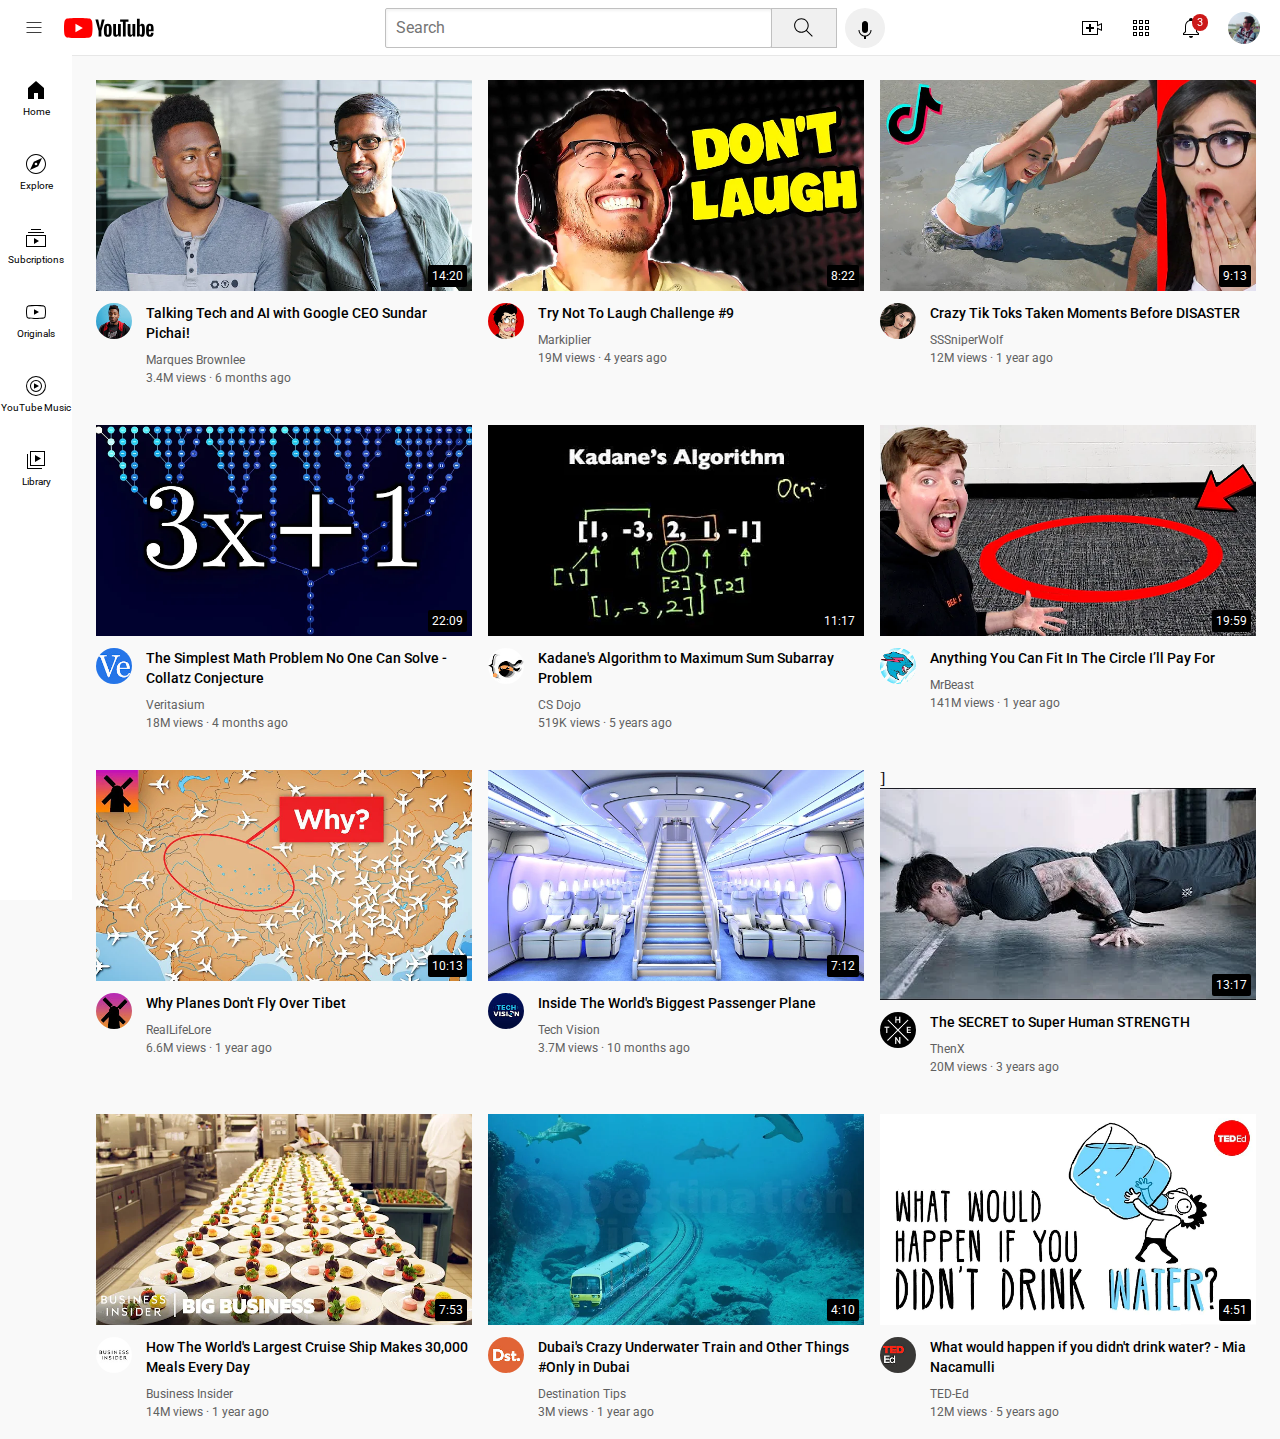
<file: index.html>
<!DOCTYPE html>
<html lang="en">

<head>

<title>Youtube</title>

<link rel="preconnect" href="https://fonts.googleapis.com">
<link rel="preconnect" href="https://fonts.gstatic.com" crossorigin>
<link href="https://fonts.googleapis.com/css2?family=Montserrat:ital,wght@0,100..900;1,100..900&family=Roboto:ital,wght@0,100;0,300;0,400;0,500;0,700;0,900;1,100;1,300;1,400;1,500;1,700;1,900&display=swap" rel="stylesheet">

<link rel="stylesheet" href="Styles/general.css">
<link rel="stylesheet" href="Styles/header.css">
<link rel="stylesheet" href="Styles/video.css">
<link rel="stylesheet" href="Styles/sidebar.css">

</head>


<body>
    
<div class="header">
    <div class="left-section">
        <img class="hamburger-menu" src="icons/hamburger-menu.svg">
        <img class="youtube-logo" src="icons/youtube-logo.svg">

    </div>
    <div class="middle-section">
        <input class="search-bar" type="text" placeholder="Search">
        <button class="search-button" >
            <img class="search-icon" src="icons/search.svg">
            <div class="tooltip">Search</div>
        </button>
        <button class ="voice-search-button">
            <img class="voice-search-icon" src="icons/voice-search-icon.svg">
            <div class="tooltip">Search with your voice</div>
        </button>
    </div>
    <div class="right-section">
        <div class="upload-icon-container">
            <img class="upload-icon" src="icons/upload.svg">
            <div class="tooltip">Create</div>
        </div>
        <div class="youtube-apps-container">
            <img class="youtube-apps-icon" src="icons/youtube-apps.svg">
            <div class="tooltip">YouTube apps</div>
        </div>
        <div class="notifications-icon-container">
            <img class="notifications-icon" src="icons/notifications.svg">
            <div class="notifications-count">3</div>
            <div class="tooltip">Notifications</div>
        </div>
        <img class="current-user-picture" src="channnel-pictures/channel-me.jpg">
    </div>
    
</div>

<div class="sidebar">
    <div class="sidebar-link">
        <img src="icons/home.svg">
        <div>Home</div>
    </div>
    <div class="sidebar-link">
        <img src="icons/explore.svg">
        <div>Explore</div>
    </div>
    <div class="sidebar-link">
        <img src="icons/subscriptions.svg">
        <div>Subcriptions</div>
    </div>
    <div class="sidebar-link">
        <img src="icons/originals.svg">
        <div>Originals</div>
    </div>
    <div class="sidebar-link">
        <img src="icons/youtube-music.svg">
        <div>YouTube Music</div>
    </div>
    <div class="sidebar-link">
        <img src="icons/library.svg">
        <div>Library</div>
    </div>
</div>

<div class="video-grid">

    <div class="video-preview">

        <div class="thumbnail-row">
            <a href="https://youtu.be/n2RNcPRtAiY?si=exKwpKOEtfmfMNhh">
                <img class="thumbnail" src="thumbnails/thumbnail-1.webp">
            </a>
            <div class="video-time">14:20</div>
        </div>
        
       
        <div class="video-info-grid">
    
            
            <div class="channel-picture">
            <a href="https://www.youtube.com/@mkbhd">
                <img class="profile-picture" src="channnel-pictures/channel-1.jpeg" >
            </a>
            </div>
            
    
            <div class="video-info">
            
                <a href="https://youtu.be/n2RNcPRtAiY?si=exKwpKOEtfmfMNhh">
                <p class="video-title">
                    Talking Tech and AI with Google CEO Sundar Pichai!
                </p>
                </a>
                    
                <a href="https://www.youtube.com/@mkbhd">
                    <p class="video-author">
                        Marques Brownlee
                    </p>
                </a>
                
                <p class="video-stats">
                    3.4M views &#183; 6 months ago
                </p> 
            </div>
        </div>
    
        
    
    
    </div>
    
    <div class="video-preview">
    
        <div class="thumbnail-row">
            <a href="https://www.youtube.com/watch?v=mP0RAo9SKZk&lc=Ugx5DHIT3WxWiWj1lk94AaABAg">
                <img class="thumbnail" src="thumbnails/thumbnail-2.webp">
            </a>
            <div class="video-time">8:22</div>
        </div>
       
        <div class="video-info-grid">
    
            <div class="channel-picture">
                <a href="https://www.youtube.com/@markiplier">
                    <img class="profile-picture" src="channnel-pictures/channel-2.jpeg" >
                </a>
            </div>
    
            <div class="video-info">
            
                <a href="https://www.youtube.com/watch?v=mP0RAo9SKZk&lc=Ugx5DHIT3WxWiWj1lk94AaABAg">
                    <p class="video-title">
                        Try Not To Laugh Challenge &#35;9
                    </p>
                </a>   
                    
                <a href="https://www.youtube.com/@markiplier">
                   <p class="video-author">
                        Markiplier
                    </p>
                </a>
                
                <p class="video-stats">
                    19M views &#183; 4 years ago
                </p> 
            </div>
        </div>
    
        
    
    
    </div>
    
    <div class="video-preview">
    
        <div class="thumbnail-row">
            <a href="https://www.youtube.com/watch?v=FgjPQQeTh1w">
                <img class="thumbnail" src="thumbnails/thumbnail-3.webp">
            </a>
            <div class="video-time">9:13</div>
        </div>
       
        <div class="video-info-grid">
    
            <div class="channel-picture">
                <a href="https://www.youtube.com/user/SSSniperWolf">
                    <img class="profile-picture" src="channnel-pictures/channel-3.jpeg" >
                </a>    

            </div>
    
            <div class="video-info">
            
                <a href="https://www.youtube.com/watch?v=FgjPQQeTh1w">
                    <p class="video-title">
                        Crazy Tik Toks Taken Moments Before DISASTER
                    </p>
                </a>
                    
                <a href="https://www.youtube.com/user/SSSniperWolf">
                    <p class="video-author">
                        SSSniperWolf
                    </p>
                </a>
                
                <p class="video-stats">
                    12M views &#183; 1 year ago
                </p> 
            </div>
        </div>
    
        
    
    
    </div>
    
    <div class="video-preview">
    
        <div class="thumbnail-row">
            <a href="https://www.youtube.com/watch?v=094y1Z2wpJg">
                <img class="thumbnail" src="thumbnails/thumbnail-4.webp">
            </a>
            <div class="video-time">22:09</div>
        </div>
       
        <div class="video-info-grid">
    
            <div class="channel-picture">
                <a href="https://www.youtube.com/c/veritasium">
                    <img class="profile-picture" src="channnel-pictures/channel-4.jpeg" >
                </a>
            </div>
    
            <div class="video-info">
            
                <a href="https://www.youtube.com/watch?v=094y1Z2wpJg">
                    <p class="video-title">
                        The Simplest Math Problem No One Can Solve &#8209; Collatz Conjecture
                    </p>
                </a>
                    
                <a href="https://www.youtube.com/c/veritasium">
                    <p class="video-author">
                        Veritasium
                    </p>
                </a>
                
                <p class="video-stats">
                    18M views &#183; 4 months ago
                </p> 
            </div>
        </div>
    
        
    
    
    </div>
    
    <div class="video-preview">
    
        <div class="thumbnail-row">
            <a href="https://www.youtube.com/watch?v=86CQq3pKSUw">
                <img class="thumbnail" src="thumbnails/thumbnail-5.webp">
            </a>
            <div class="video-time">11:17</div>
        </div>
       
        <div class="video-info-grid">
    
            <div class="channel-picture">
                <a href="https://www.youtube.com/c/CSDojo">
                    <img class="profile-picture" src="channnel-pictures/channel-5.jpeg" >
                </a>
            </div>
    
            <div class="video-info">
            
                <a href="https://www.youtube.com/watch?v=86CQq3pKSUw">
                    <p class="video-title">
                        Kadane's Algorithm to Maximum Sum Subarray Problem
                    </p>
                </a>
                    
                <a href="https://www.youtube.com/c/CSDojo">
                    <p class="video-author">
                        CS Dojo
                    </p>
                </a>
                
                <p class="video-stats">
                    519K views &#183; 5 years ago
                </p> 
            </div>
        </div>
    
        
    
    
    </div>
    
    <div class="video-preview">
    
        <div class="thumbnail-row">
            <a href="https://www.youtube.com/watch?v=yXWw0_UfSFg">
                <img class="thumbnail" src="thumbnails/thumbnail-6.webp">
            </a>
            <div class="video-time">19:59</div>
        </div>
       
        <div class="video-info-grid">
    
            <div class="channel-picture">
                <a href="https://www.youtube.com/channel/UCX6OQ3DkcsbYNE6H8uQQuVA">
                    <img class="profile-picture" src="channnel-pictures/channel-6.jpeg" >
                </a>
            </div>
    
            <div class="video-info">
            
                <a href="https://www.youtube.com/watch?v=yXWw0_UfSFg">
                    <p class="video-title">
                        Anything You Can Fit In The Circle I&#8217;ll Pay For
                    </p>
                </a>
                    
                <a href="https://www.youtube.com/channel/UCX6OQ3DkcsbYNE6H8uQQuVA">
                    <p class="video-author">
                        MrBeast
                    </p>
                </a>
                
                <p class="video-stats">
                    141M views &#183; 1 year ago
                </p> 
            </div>
        </div>
    
        
    
    
    </div>

    <div class="video-preview">
    
        <div class="thumbnail-row">
            <a href="https://www.youtube.com/watch?v=fNVa1qMbF9Y">
                <img class="thumbnail" src="thumbnails/thumbnail-7.webp">
            </a>
            <div class="video-time">10:13</div>
        </div>
       
        <div class="video-info-grid">
    
            <div class="channel-picture">
                <a href="https://www.youtube.com/channel/UCP5tjEmvPItGyLhmjdwP7Ww">
                    <img class="profile-picture" src="channnel-pictures/channel-7.jpeg" >
                </a>
            </div>
    
            <div class="video-info">
            
                <a href="https://www.youtube.com/watch?v=fNVa1qMbF9Y">
                    <p class="video-title">
                        Why Planes Don't Fly Over Tibet
                    </p>
                </a>
                    
                <a href="https://www.youtube.com/channel/UCP5tjEmvPItGyLhmjdwP7Ww">
                    <p class="video-author">
                        RealLifeLore
                    </p>
                </a>
                
                
                <p class="video-stats">
                    6.6M views &#183; 1 year ago
                </p> 
            </div>
        </div>
    
        
    
    
    </div>

    <div class="video-preview">
    
        <div class="thumbnail-row">
            <a href="https://www.youtube.com/watch?v=lFm4EM1juls">
                <img class="thumbnail" src="thumbnails/thumbnail-8.webp">
            </a>
            <div class="video-time">7:12</div>
        </div>
       
        <div class="video-info-grid">
    
            <div class="channel-picture">
                <a href="https://www.youtube.com/channel/UCHAK6CyegY22Zj2GWrcaIxg">
                    <img class="profile-picture" src="channnel-pictures/channel-8.jpeg" >
                </a>
            </div>
    
            <div class="video-info">
            
                <a href="https://www.youtube.com/watch?v=lFm4EM1juls">
                    <p class="video-title">
                        Inside The World's Biggest Passenger Plane
                    </p>
                </a>
                    
                <a href="https://www.youtube.com/channel/UCHAK6CyegY22Zj2GWrcaIxg">
                    <p class="video-author">
                        Tech Vision
                    </p>
                </a>
                
                <p class="video-stats">
                    3.7M views &#183; 10 months ago
                </p> 
            </div>
        </div>
    
        
    
    
    </div>

    <div class="video-preview">
    
        <div class="thumbnail-row">
            <a href="https://www.youtube.com/watch?v=ixmxOlcrlUc">]
                <img class="thumbnail" src="thumbnails/thumbnail-9.webp">
            </a>
            <div class="video-time">13:17</div>
        </div>
       
        <div class="video-info-grid">
    
            <div class="channel-picture">
                <a href="https://www.youtube.com/c/OFFICIALTHENXSTUDIOS">
                    <img class="profile-picture" src="channnel-pictures/channel-9.jpeg" >
                </a>
            </div>
    
            <div class="video-info">
            
                <a href="https://www.youtube.com/watch?v=ixmxOlcrlUc">
                    <p class="video-title">
                        The SECRET to Super Human STRENGTH
                    </p>
                </a>
                    
                <a href="https://www.youtube.com/c/OFFICIALTHENXSTUDIOS">
                    <p class="video-author">
                        ThenX
                    </p>
                </a>
                
                <p class="video-stats">
                    20M views &#183; 3 years ago
                </p> 
            </div>
        </div>
    
        
    
    
    </div>

    <div class="video-preview">
    
        <div class="thumbnail-row">
            <a href="https://www.youtube.com/watch?v=R2vXbFp5C9o">
                <img class="thumbnail" src="thumbnails/thumbnail-10.webp">
            </a>
            <div class="video-time">7:53</div>
        </div>
       
        <div class="video-info-grid">
    
            <div class="channel-picture">
                <a href="https://www.youtube.com/user/businessinsider">
                    <img class="profile-picture" src="channnel-pictures/channel-10.jpeg" >
                </a>
            </div>
    
            <div class="video-info">
            
                <a href="https://www.youtube.com/watch?v=R2vXbFp5C9o">
                    <p class="video-title">
                        How The World's Largest Cruise Ship Makes 30,000 Meals Every Day
                    </p>
                </a>
                    
                <a href="https://www.youtube.com/user/businessinsider">
                    <p class="video-author">
                        Business Insider
                    </p>
                </a>
                
                <p class="video-stats">
                    14M views &#183; 1 year ago
                </p> 
            </div>
        </div>
    
        
    
    
    </div>

    <div class="video-preview">
    
        <div class="thumbnail-row">
            <a href="https://www.youtube.com/watch?v=0nZuYyXET3s">
                <img class="thumbnail" src="thumbnails/thumbnail-11.webp">
            </a>
            <div class="video-time">4:10</div>
        </div>
       
        <div class="video-info-grid">
    
            <div class="channel-picture">
                <a href="https://www.youtube.com/c/Destinationtips">
                    <img class="profile-picture" src="channnel-pictures/channel-11.jpeg" >
                </a>
            </div>
    
            <div class="video-info">
            
                <a href="https://www.youtube.com/watch?v=0nZuYyXET3s">
                    <p class="video-title">
                        Dubai's Crazy Underwater Train and Other Things #Only in Dubai
                    </p>
                </a>
                    
                <a href="https://www.youtube.com/c/Destinationtips">
                    <p class="video-author">
                        Destination Tips
                    </p>
                </a>
                
                <p class="video-stats">
                    3M views &#183; 1 year ago
                </p> 
            </div>
        </div>
    
        
    
    
    </div>

    <div class="video-preview">
    
        <div class="thumbnail-row">
            <a href="https://www.youtube.com/watch?v=9iMGFqMmUFs">
                <img class="thumbnail" src="thumbnails/thumbnail-12.webp">
            </a>
            <div class="video-time">4:51</div>
        </div>
       
        <div class="video-info-grid">
    
            <div class="channel-picture">
                <a href="https://www.youtube.com/teded">
                    <img class="profile-picture" src="channnel-pictures/channel-12.jpeg" >
                </a>
            </div>
    
            <div class="video-info">
            
                <a href="https://www.youtube.com/watch?v=9iMGFqMmUFs">
                    <p class="video-title">
                        What would happen if you didn&#39;t drink water? - Mia Nacamulli
                    </p>
                </a>
                    
                <a href="https://www.youtube.com/teded">
                    <p class="video-author">
                        TED-Ed
                    </p>
                </a>
                
                <p class="video-stats">
                    12M views &#183; 5 years ago
                </p> 
            </div>
        </div>
    
        
    
    
    </div>

</div>


</body>


</html>
</file>
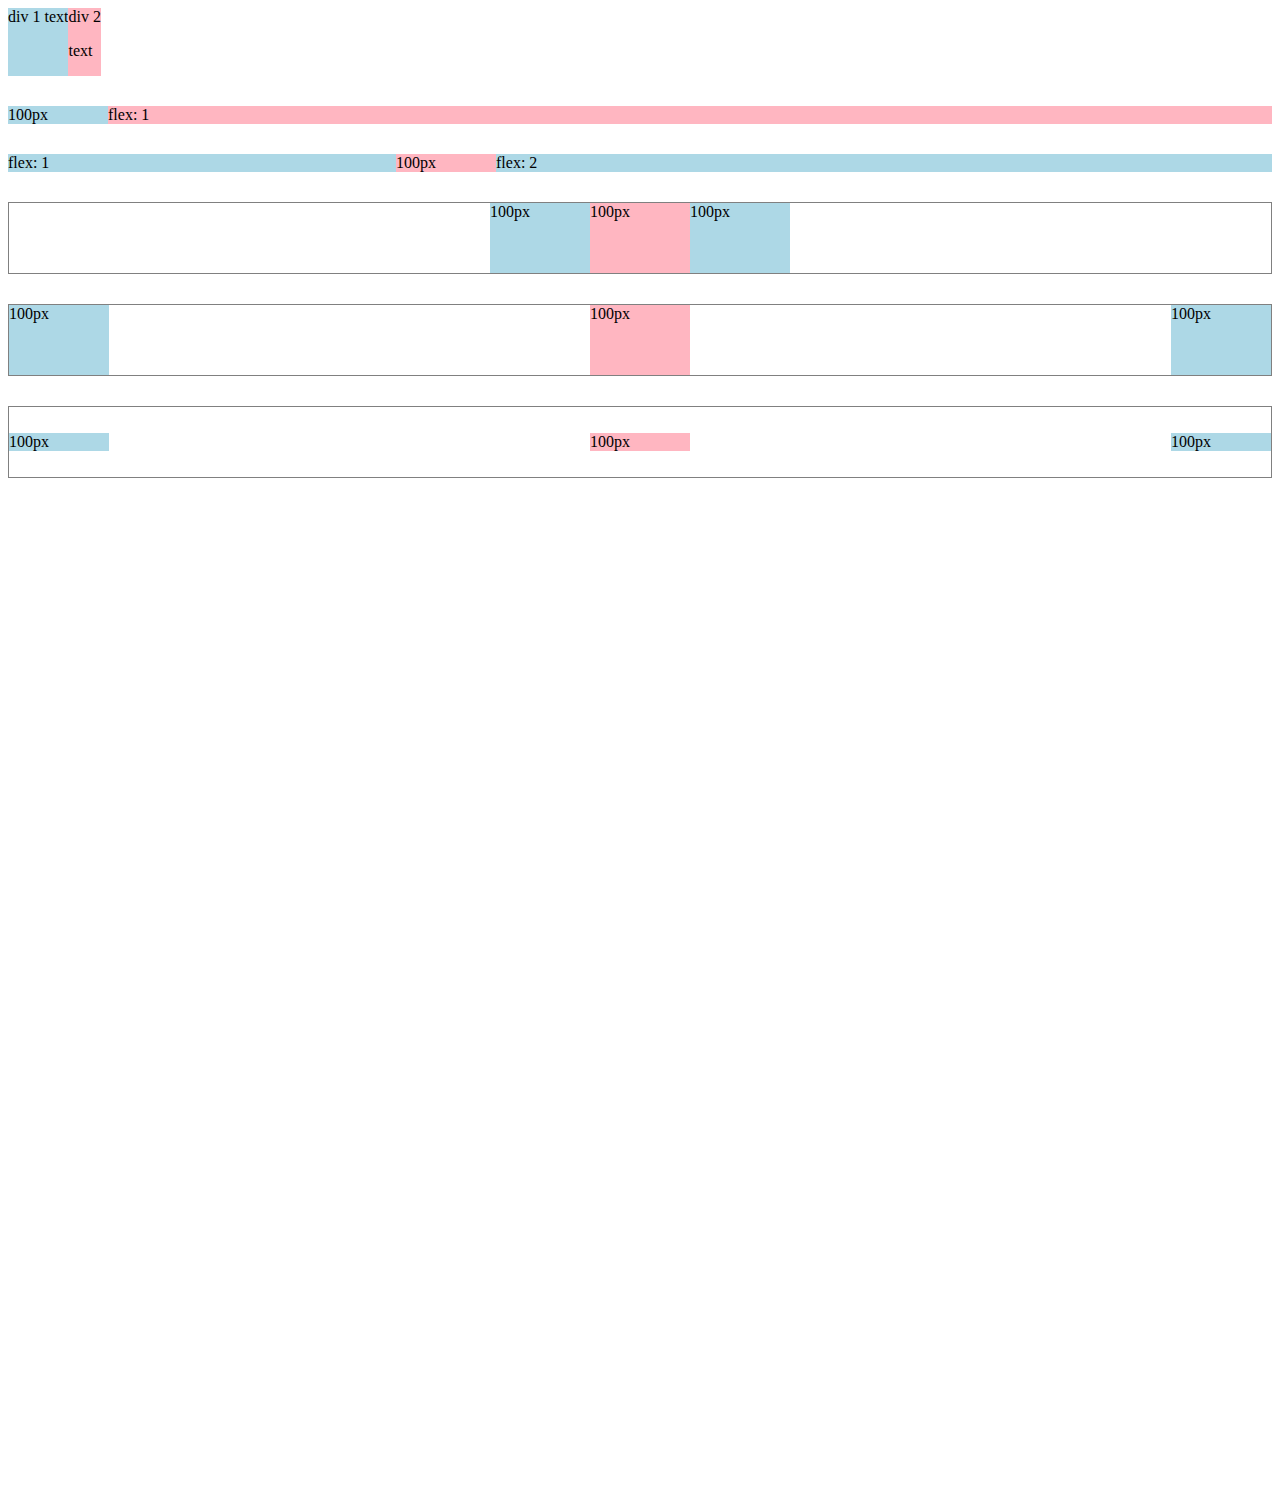
<file: flexBoxPractice.html>
<!DOCTYPE html>
<html lang="en">
<head>
    <title>Flexbox Practice</title>
</head>
<body style="padding-bottom: 1000px;">
    
    <div style="
        display: flex;
        flex-direction: row;
        
        ">
            <div style="background-color: lightblue;">div 1 text</div>
            <div style="background-color: lightpink;">div 2 <p>text</p></div>

    </div>

    <div style="
    display: flex;
    flex-direction: row;
    margin-top: 30px;
    
    ">
        <div style="background-color: lightblue;
            width: 100px;
        ">100px</div>
        <div style="background-color: lightpink;
        flex: 1;
    ">flex: 1</div>
    </div>

    <div style="
    display: flex;
    flex-direction: row;
    margin-top: 30px;
    
    ">
        
        <div style="background-color: lightblue;
        flex: 1;
        ">flex: 1</div>
        <div style="background-color: lightpink;
        width: 100px;
        ">100px</div>
        <div style="background-color: lightblue;
        flex: 2;
        ">flex: 2</div>
    </div>

    <div style="
    display: flex;
    flex-direction: row;
    margin-top: 30px;
    height: 70px;
    border-style: solid;
    border-width: 1px;
    border-color: gray;
    justify-content: center;

    
    ">
        
        <div style="background-color: lightblue;
        width: 100px;;
        ">100px</div>
        <div style="background-color: lightpink;
        width: 100px;
        ">100px</div>
        <div style="background-color: lightblue;
        width: 100px;
        ">100px</div>
    </div>

    <div style="
    display: flex;
    flex-direction: row;
    margin-top: 30px;
    height: 70px;
    border-style: solid;
    border-width: 1px;
    border-color: gray;
    justify-content: space-between;

    
    ">
        
        <div style="background-color: lightblue;
        width: 100px;;
        ">100px</div>
        <div style="background-color: lightpink;
        width: 100px;
        ">100px</div>
        <div style="background-color: lightblue;
        width: 100px;
        ">100px</div>
    </div>

    <div style="
    display: flex;
    flex-direction: row;
    margin-top: 30px;
    height: 70px;
    border-style: solid;
    border-width: 1px;
    border-color: gray;
    justify-content: space-between;
    align-items: center;

    
    ">
        
        <div style="background-color: lightblue;
        width: 100px;;
        ">100px</div>
        <div style="background-color: lightpink;
        width: 100px;
        ">100px</div>
        <div style="background-color: lightblue;
        width: 100px;
        ">100px</div>
    </div>


</body>
</html>
</file>
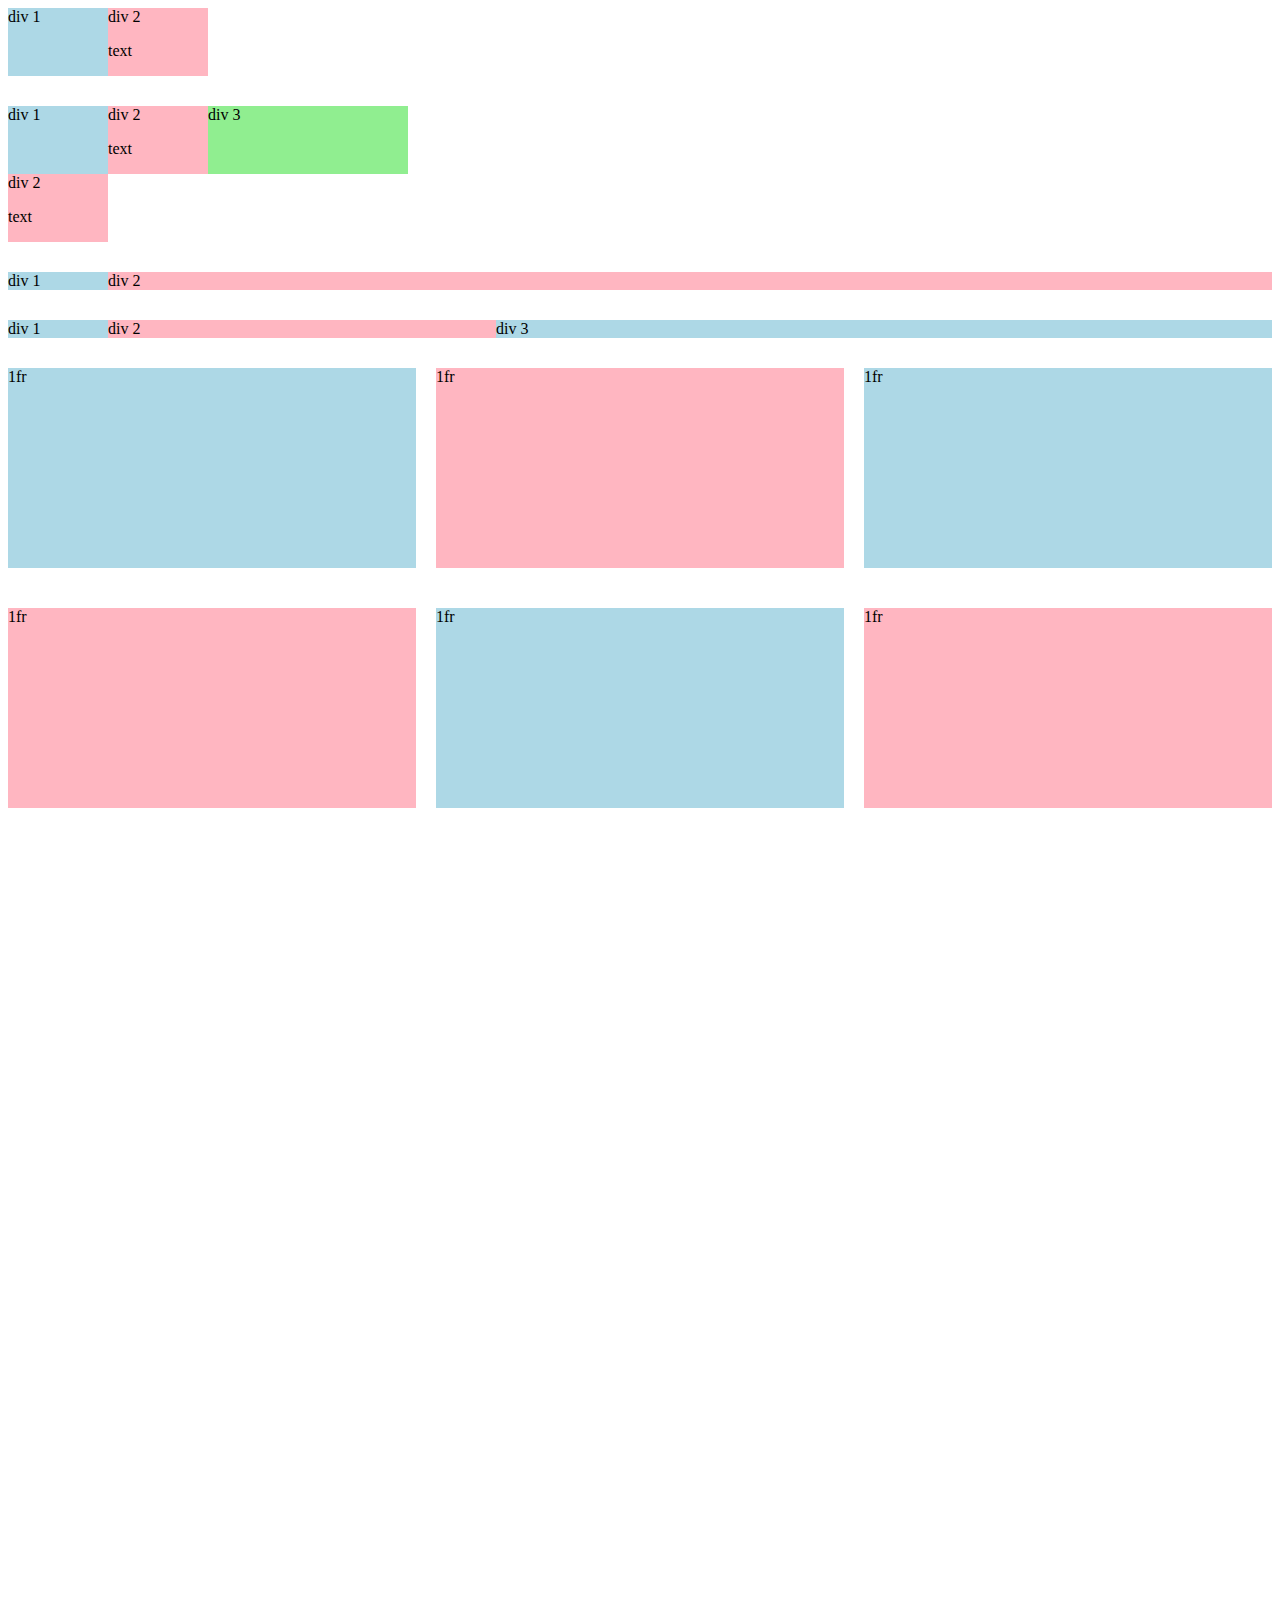
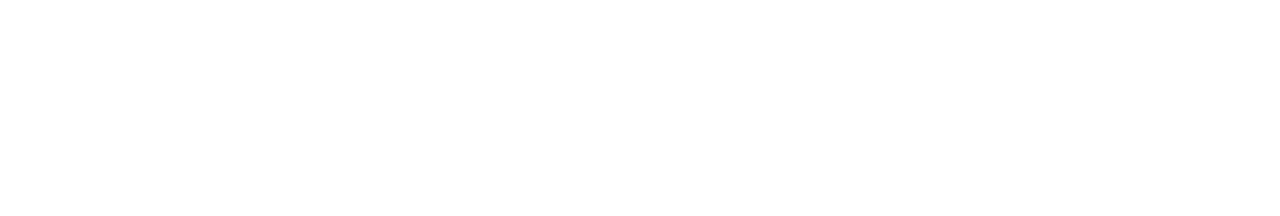
<file: gridPractice.html>
<!DOCTYPE html>
<html lang="en">

<head>

    <title>Grid Practice</title>

</head>

<body style="padding-bottom: 1000px;">

    <div style="
        display: grid;
        grid-template-columns: 100px 100px;
        ">
            <div style="background-color: lightblue;">
                div 1
            </div>

            <div style="background-color: lightpink;">
                div 2
                <p>text</p>
            </div>

    </div>

    <div style="
        margin-top: 30px;
        display: grid;
        grid-template-columns: 100px 100px 200px;
        ">
            <div style="background-color: lightblue;">
                div 1
            </div>

            <div style="background-color: lightpink;">
                div 2
                <p>text</p>
            </div>

            <div style="background-color: lightgreen;">
                div 3
            </div>

            <div style="background-color: lightpink;">
                div 2
                <p>text</p>
            </div>

    </div>
    
    <div style="
    margin-top: 30px;
    display: grid;
    grid-template-columns: 100px 1fr;
    ">
        <div style="background-color: lightblue;">
            div 1
        </div>

        <div style="background-color: lightpink;">
            div 2
        </div>
    </div>

    <div style="
    margin-top: 30px;
    display: grid;
    grid-template-columns: 100px 1fr 2fr;
    ">
        <div style="background-color: lightblue;">
            div 1
        </div>

        <div style="background-color: lightpink;">
            div 2
        </div>

        <div style="background-color: lightblue;">
            div 3
        </div>

    </div>

    <div style="
    margin-top: 30px;
    display: grid;
    grid-template-columns: 1fr 1fr 1fr;
    column-gap: 20px;
    row-gap: 40px;
    ">
        <div style="background-color: lightblue; height: 200px;">
            1fr
        </div>

        <div style="background-color: lightpink; height: 200px;">
            1fr
        </div>

        <div style="background-color: lightblue; height: 200px;">
            1fr
        </div>

        <div style="background-color: lightpink; height: 200px;">
            1fr
        </div>

        <div style="background-color: lightblue; height: 200px;">
            1fr
        </div>

        <div style="background-color: lightpink; height: 200px;">
            1fr
        </div>

    </div>

</body>
</html>
</file>
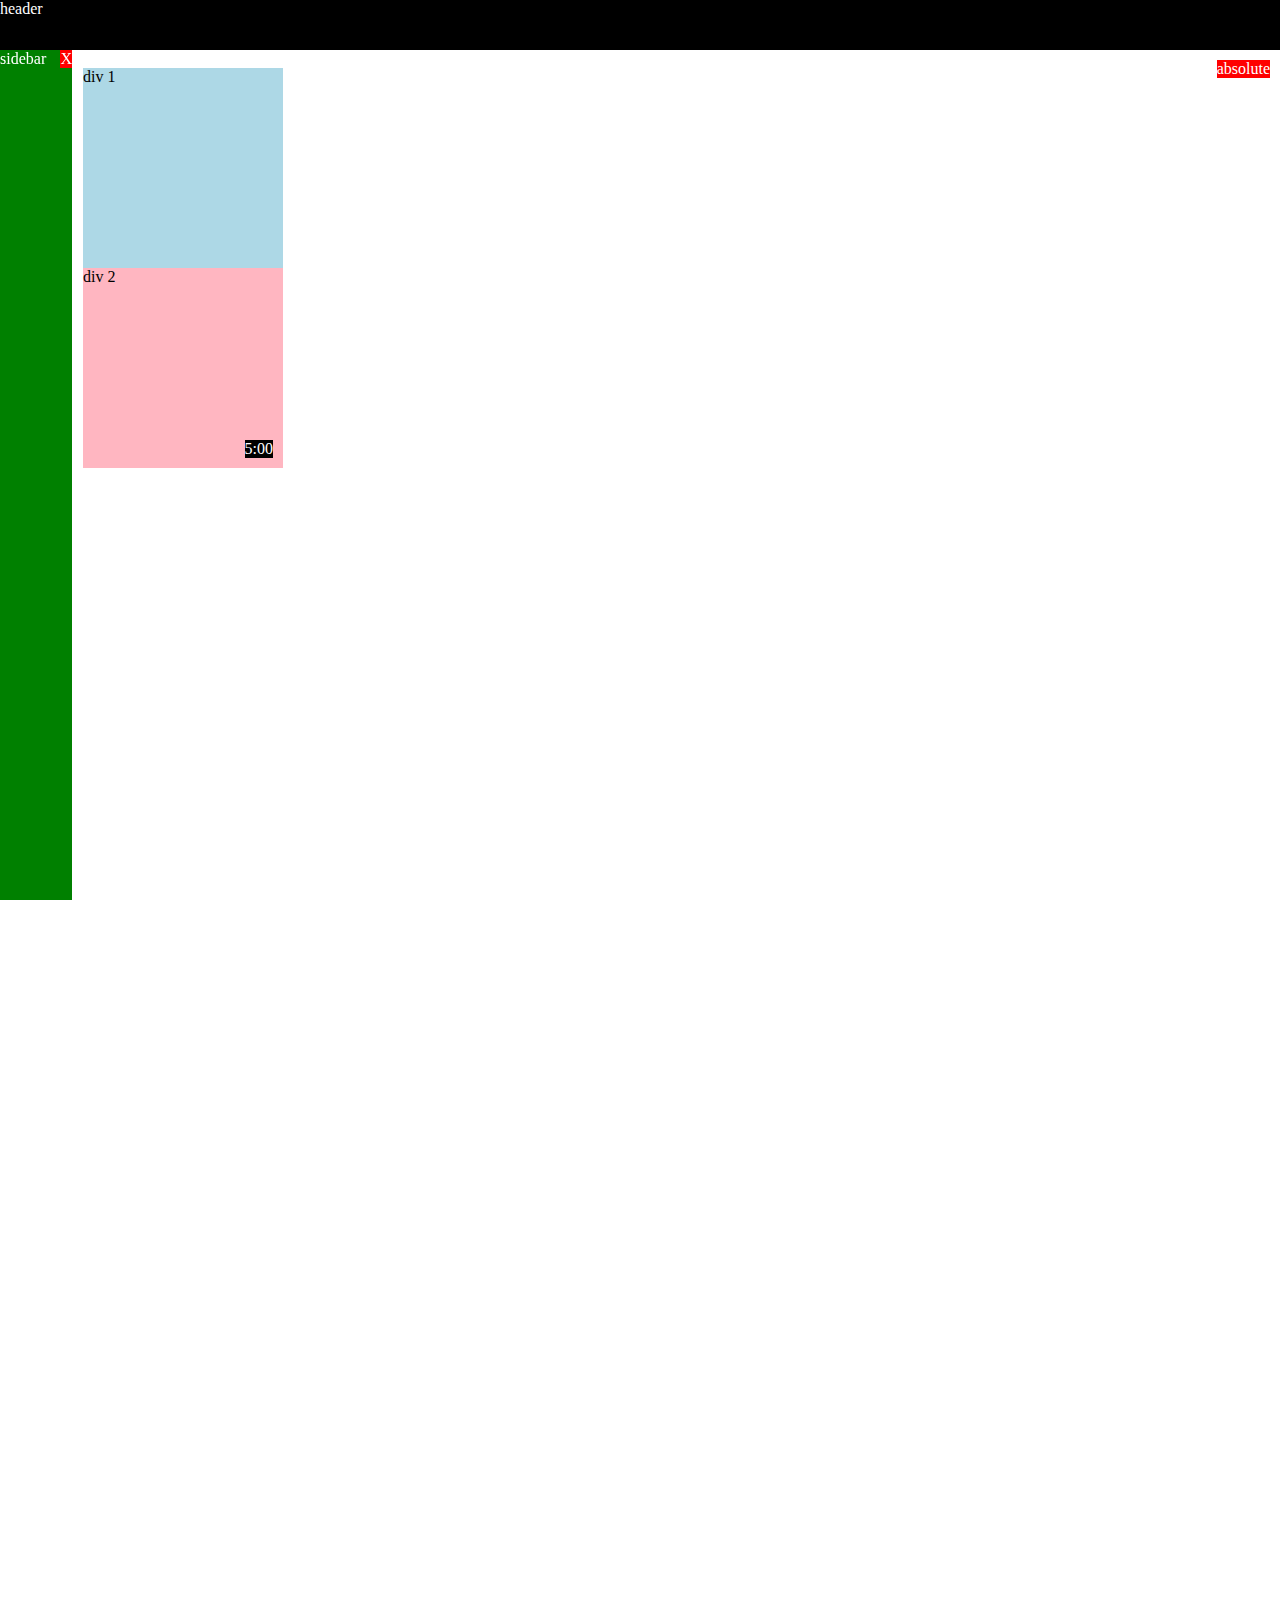
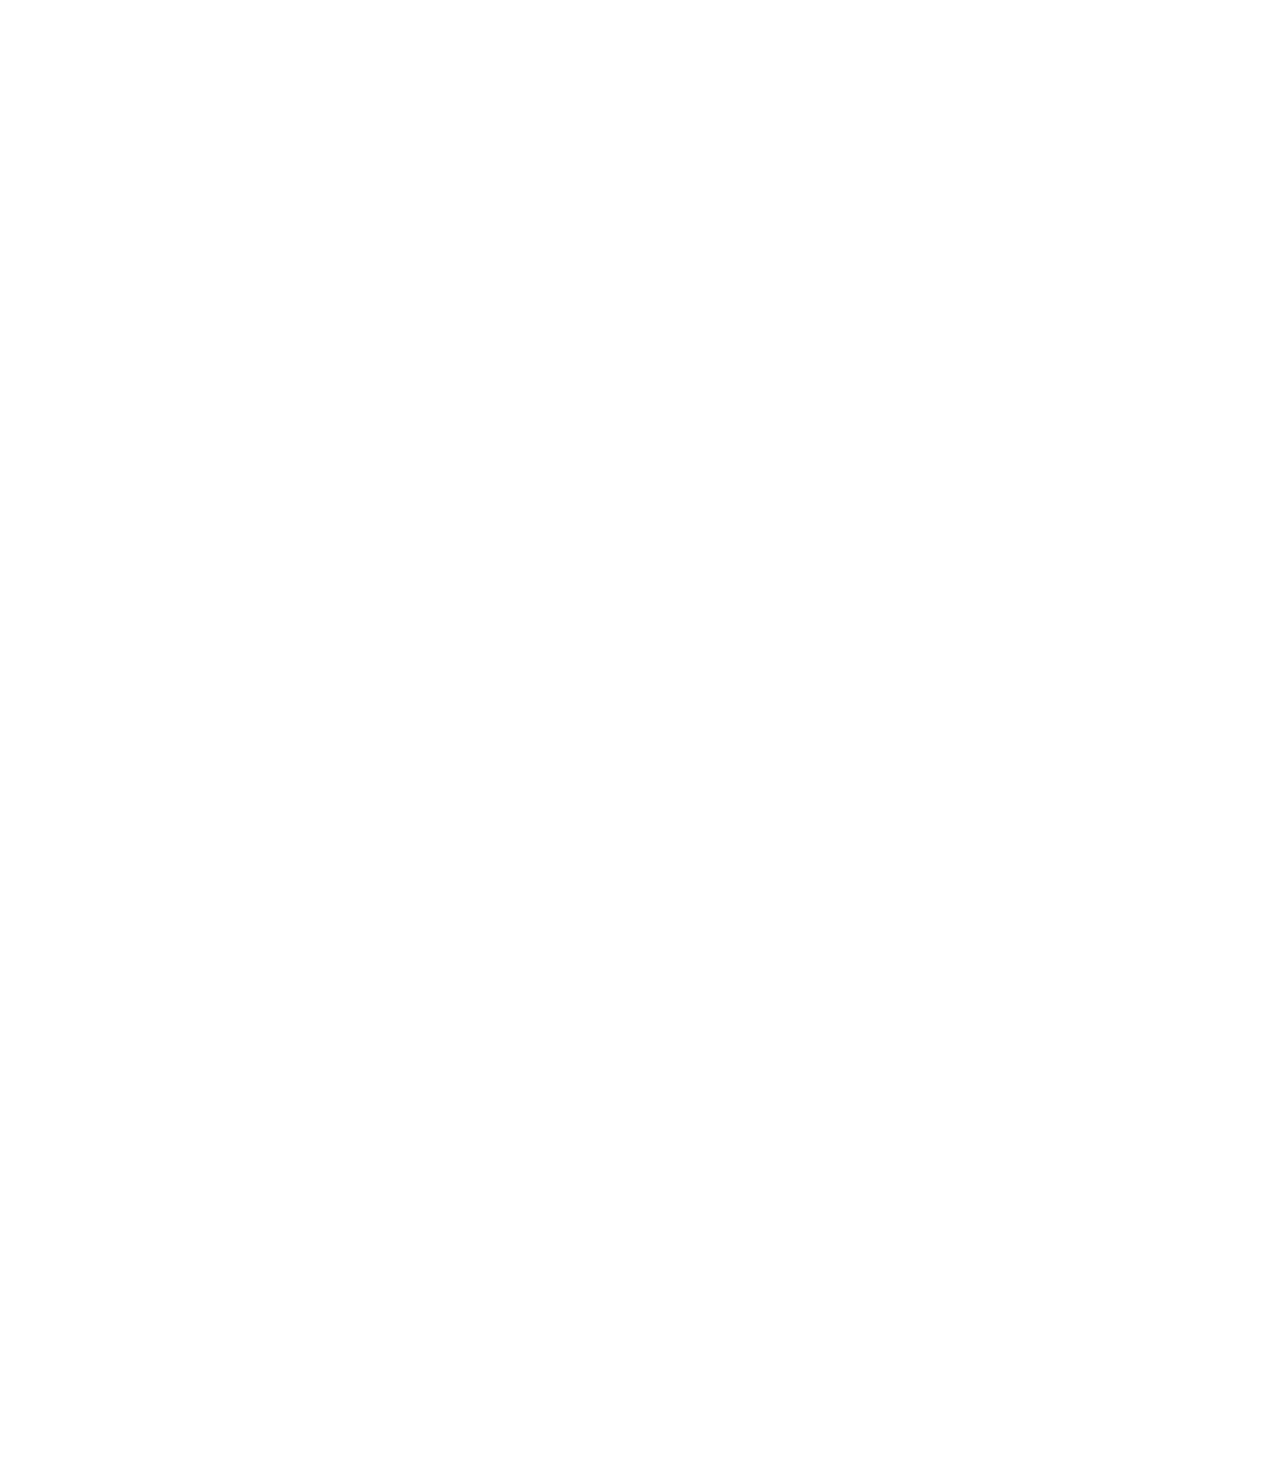
<file: position.html>
<!DOCTYPE html>
<html lang="en">
<head>
    <title>Position practice</title>
</head>
<body style="
  height: 3000px;
  padding-top: 60px; 
  padding-left: 75px;">
    <div style="
        background-color: black;
        color: white;
        position: fixed;
        top: 0px;
        height: 50px;
        left: 0px;
        right: 0px;
        z-index: 100;
        ">header</div>

     <div style="
        background-color: green;
        color: white;
        position: fixed;
        top: 50px;
        bottom: 0;
        left: 0;
        width: 72px;
     ">
        sidebar
        <div style = 
    "position: absolute;
    background-color: red;
    color: white;
    top: 0px;
    right: 0px
    "
    >X</div>
    </div>  
    
    <div style = 
    "position: absolute;
    background-color: red;
    color: white;
    top: 60px;
    right: 10px
    "
    >absolute</div>

    <div style="
        background-color: lightblue;
        height: 200px;
        width: 200px;
        position: static;
       
        ">div 1</div>
    <div style="
    background-color: lightpink;
    height: 200px;
    width: 200px;
    position: relative;
    ">div 2
    <div style = 
    "position: absolute;
    background-color: black;
    color: white;
    bottom: 10px;
    right: 10px;
    "
    >5:00</div>
    </div>
</body>
</html>
</file>
<file: Styles/general.css>
p{
    font-family: Roboto, Ariel;
    margin-top: 0;
    margin-bottom: 0;;
 }

 body{

    margin: 0;
    padding-top: 80px;
    padding-left: 96px;
    padding-right: 24px;
    padding-bottom: 20px;
    background-color: #f9f9f9;
 }

 a:link,
 a:visited
 {
   text-decoration: none;
   color: initial;
 }
</file>
<file: Styles/header.css>
.header{
    height: 55px;
    display: flex;
    flex-direction: row;
    justify-content: space-between;
    position:fixed;
    top: 0;
    left: 0;
    right: 0;
    background-color: white;
    border-bottom-width: 1px;
    border-bottom-style: solid;
    border-bottom-color: rgb(231, 231, 231);
    z-index: 100;
}

.left-section{
    align-items: center;
    display: flex;
}

.hamburger-menu{
    height: 20px;
    margin-left: 24px; margin-right: 20px;
 
 }
 
 .youtube-logo{
     height: 20px;
 }
 

.middle-section{
    flex:1;
    margin-left: 70px;
    margin-right: 35px;
    max-width: 500px;
    display: flex;
    align-items: center;
    
}

.search-bar{
    flex:1;
    height: 36px;
    padding-left: 10px;
    font-size: 16px;
    border-width: 1px;
    border-style: solid;
    border-color: rgb(192,192,192);;
    border-radius: 2px;
    box-shadow: inset 1px 2px 3px rgba(0,0,0,0.05);
    width:0;
}

.search-bar::placeholder{
    font-family: Roboto, Ariel;
    font-size: 16px;
}

.search-button{
    height: 40px;
    width: 66px;
    background-color: rgb(240, 240, 240);
    border-width: 1px;
    border-style: solid;
    border-color: rgb(192,192,192);
    margin-left: -1px;
    margin-right: 8px;

    
    }

.search-button, 
.voice-search-button,
.upload-icon-container,
.youtube-apps-container,
.notifications-icon-container
{
    position: relative;
    display: flex;
    justify-content: center;
    align-items: center;
}

    .search-button .tooltip,
    .voice-search-button .tooltip,
    .upload-icon-container .tooltip,
    .youtube-apps-container .tooltip,
    .notifications-icon-container .tooltip
    {
        position: absolute;
        background-color: gray;
        color: white;
        padding-top: 4px;
        padding-bottom: 4px;
        padding-left: 8px;
        padding-right: 8px;
        border-radius: 2px;
        font-size: 12px;
        bottom: -30px;
        opacity: 0;
        transition: opacity 0.15s;
        pointer-events: none;
        white-space: nowrap;
        font-family: Roboto, Ariel;
    }

    .search-button:hover .tooltip,
    .voice-search-button:hover .tooltip,
    .upload-icon-container:hover .tooltip,
    .youtube-apps-container:hover .tooltip,
    .notifications-icon-container:hover .tooltip
    {
        opacity: 1;
        
    }

    .search-button:hover,
    .voice-search-button:hover,
    .upload-icon-container:hover,
    .youtube-apps-container:hover,
    .notifications-icon-container:hover,
    .current-user-picture
    {
        cursor: pointer;
    }
    
    .search-icon{
        height: 25px;
        
    }
    
    .voice-search-button{
        height: 40px;
        width: 40px;
        border-radius: 50%;
        border: none;
        background-color: rgb(240, 240, 240);
    }
    
    .voice-search-icon{
        height: 24px;
        margin-top: 4px;
    }

.right-section{
    width: 180px;
    display: flex;
    align-items: center;
    justify-content: space-between;
    margin-right: 20px;
    flex-shrink: 0;
}

.upload-icon{
    height: 24px;

}

.youtube-apps-icon{
    height: 24px;
}

.notifications-icon{
    height: 24px;
}

.notifications-icon-container{
    position: relative;
}

.notifications-count{
    position: absolute;
    top: -2px;
    right: -5px;
    background-color: rgb(204, 24, 24);
    color: white;
    font-family: Roboto, Ariel;
    font-size: 11px;
    padding-left: 5px;
    padding-right: 5px;
    padding-top: 2px;
    padding-bottom: 2px;
    border-radius: 10px;
}

.current-user-picture{
    height: 32px;
    border-radius: 50%;
}
</file>
<file: Styles/video.css>
.video-grid{
    display: grid;
    grid-template-columns: 1fr 1fr 1fr;
    column-gap: 16px;
    row-gap: 40px;
}

@media (max-width: 750px){
    .video-grid{
        display: grid;
        grid-template-columns: 1fr 1fr;
        
    }
}

@media (min-width: 751px) and (max-width: 1907px){
    .video-grid{
        display: grid;
        grid-template-columns: 1fr 1fr 1fr;
        
    }
}

@media (min-width: 1908px){
    .video-grid{
        display: grid;
        grid-template-columns: 1fr 1fr 1fr 1fr;
        
    }
}

.thumbnail
{
    width: 100%;
    
       
}

.thumbnail:hover,
.profile-picture:hover,
.video-title:hover,
.video-author:hover
{
    cursor: pointer;
}


.video-info-grid{
    display: grid;
    grid-template-columns: 50px 1fr;
}

.video-title{
    margin-top: 0px;
    font-size: 14px;
    font-weight: 500;
    line-height: 20px;
    margin-bottom: 10px;
}

.profile-picture{
    width: 36px;
    border-radius: 50px;
    
}



.thumbnail-row{
    margin-bottom: 8px;
    position: relative;
    
}




.video-author, .video-stats
{
    font-size: 12px;
    color: rgb(96,96,96);
}

.video-author{
    margin-bottom: 4px;
}

.video-time{
    background-color: black;
    color: white;
    position: absolute;
    bottom: 8px;
    right: 5px;
    font-size: 12px;
    font-weight: 400;
    font-family: Roboto, Ariel;
    padding-left: 4px;
    padding-right: 4px;
    padding-top: 4px;
    padding-bottom: 4px;
    border-radius: 2px;
}
</file>
<file: Styles/sidebar.css>
.sidebar{
    position: fixed;
    left: 0;
    bottom: 0;
    top: 55px;
    background-color: white;
    width: 72px;
    padding-top: 5px;
    z-index: 200;
}

.sidebar-link{
    
    height: 74px;
    display: flex;
    justify-content: center;
    align-items: center;
    flex-direction: column;
    
}

.sidebar-link:hover{
    background-color: rgb(236, 232, 232);
    cursor: pointer;
}

.sidebar-link img{
    height: 24px;
    margin-bottom: 4px;
}

.sidebar-link div{
    font-family: Roboto, Ariel;
    font-size: 10px;
}
</file>
